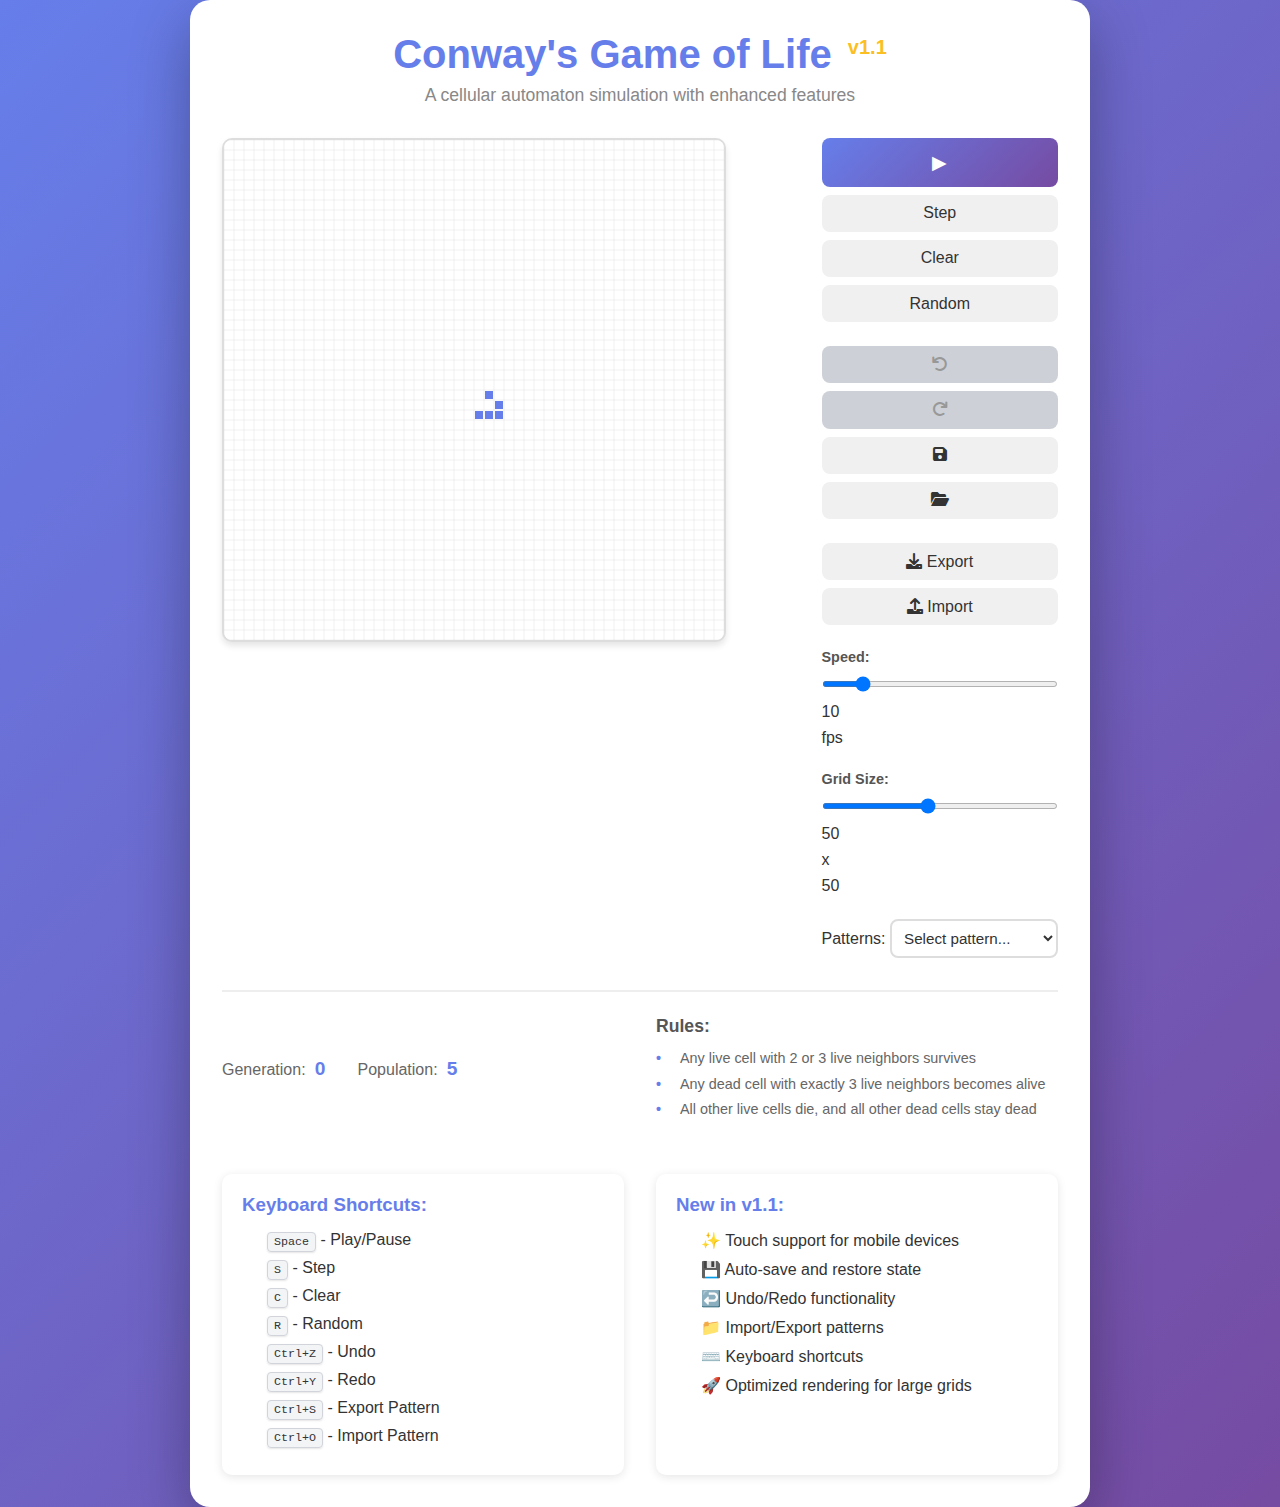
<file: index.html>
<!DOCTYPE html>
<html lang="en">
<head>
    <meta charset="UTF-8">
    <meta name="viewport" content="width=device-width, initial-scale=1.0">
    <title>Conway's Game of Life v1.1</title>
    <link rel="stylesheet" href="src/styles.css">
    <link rel="stylesheet" href="https://cdnjs.cloudflare.com/ajax/libs/font-awesome/6.0.0/css/all.min.css">
</head>
<body>
    <div class="container">
        <header>
            <h1>Conway's Game of Life <span class="version">v1.1</span></h1>
            <p class="subtitle">A cellular automaton simulation with enhanced features</p>
        </header>
        
        <div class="game-container">
            <canvas id="gameCanvas"></canvas>
            
            <div class="controls">
                <div class="control-group">
                    <button id="playPauseBtn" class="btn btn-primary" title="Play/Pause (Space)">
                        <span class="play-icon">▶</span>
                        <span class="pause-icon" style="display:none;">⏸</span>
                    </button>
                    <button id="stepBtn" class="btn" title="Step (S)">Step</button>
                    <button id="clearBtn" class="btn" title="Clear (C)">Clear</button>
                    <button id="randomBtn" class="btn" title="Random (R)">Random</button>
                </div>
                
                <div class="control-group">
                    <button id="undoBtn" class="btn" title="Undo (Ctrl+Z)" disabled>
                        <i class="fas fa-undo"></i>
                    </button>
                    <button id="redoBtn" class="btn" title="Redo (Ctrl+Y)" disabled>
                        <i class="fas fa-redo"></i>
                    </button>
                    <button id="saveBtn" class="btn" title="Save State">
                        <i class="fas fa-save"></i>
                    </button>
                    <button id="loadBtn" class="btn" title="Load State">
                        <i class="fas fa-folder-open"></i>
                    </button>
                </div>
                
                <div class="control-group">
                    <button id="exportBtn" class="btn" title="Export Pattern (Ctrl+S)">
                        <i class="fas fa-download"></i> Export
                    </button>
                    <button id="importBtn" class="btn" title="Import Pattern (Ctrl+O)">
                        <i class="fas fa-upload"></i> Import
                    </button>
                </div>
                
                <div class="control-group">
                    <label for="speedSlider">Speed:</label>
                    <input type="range" id="speedSlider" min="1" max="60" value="10">
                    <span id="speedValue">10</span> fps
                </div>
                
                <div class="control-group">
                    <label for="gridSizeSlider">Grid Size:</label>
                    <input type="range" id="gridSizeSlider" min="10" max="100" value="50">
                    <span id="gridSizeValue">50</span> x <span id="gridSizeValue2">50</span>
                </div>
                
                <div class="patterns">
                    <label>Patterns:</label>
                    <select id="patternSelect">
                        <option value="">Select pattern...</option>
                        <option value="glider">Glider</option>
                        <option value="blinker">Blinker</option>
                        <option value="toad">Toad</option>
                        <option value="beacon">Beacon</option>
                        <option value="pulsar">Pulsar</option>
                        <option value="pentadecathlon">Pentadecathlon</option>
                        <option value="glider-gun">Gosper Glider Gun</option>
                    </select>
                </div>
            </div>
        </div>
        
        <div class="info">
            <div class="stats">
                <span>Generation: <strong id="generation">0</strong></span>
                <span>Population: <strong id="population">0</strong></span>
            </div>
            
            <div class="rules">
                <h3>Rules:</h3>
                <ul>
                    <li>Any live cell with 2 or 3 live neighbors survives</li>
                    <li>Any dead cell with exactly 3 live neighbors becomes alive</li>
                    <li>All other live cells die, and all other dead cells stay dead</li>
                </ul>
            </div>
            
            <div class="keyboard-shortcuts">
                <h3>Keyboard Shortcuts:</h3>
                <ul>
                    <li><kbd>Space</kbd> - Play/Pause</li>
                    <li><kbd>S</kbd> - Step</li>
                    <li><kbd>C</kbd> - Clear</li>
                    <li><kbd>R</kbd> - Random</li>
                    <li><kbd>Ctrl+Z</kbd> - Undo</li>
                    <li><kbd>Ctrl+Y</kbd> - Redo</li>
                    <li><kbd>Ctrl+S</kbd> - Export Pattern</li>
                    <li><kbd>Ctrl+O</kbd> - Import Pattern</li>
                </ul>
            </div>
            
            <div class="features">
                <h3>New in v1.1:</h3>
                <ul>
                    <li>✨ Touch support for mobile devices</li>
                    <li>💾 Auto-save and restore state</li>
                    <li>↩️ Undo/Redo functionality</li>
                    <li>📁 Import/Export patterns</li>
                    <li>⌨️ Keyboard shortcuts</li>
                    <li>🚀 Optimized rendering for large grids</li>
                </ul>
            </div>
        </div>
    </div>
    
    <script src="src/game.js"></script>
</body>
</html>
</file>
<file: src/styles.css>
/* Reset and base styles */
* {
    margin: 0;
    padding: 0;
    box-sizing: border-box;
}

body {
    font-family: 'Segoe UI', Tahoma, Geneva, Verdana, sans-serif;
    background: linear-gradient(135deg, #667eea 0%, #764ba2 100%);
    min-height: 100vh;
    display: flex;
    justify-content: center;
    align-items: center;
    color: #333;
}

.container {
    background: white;
    border-radius: 20px;
    box-shadow: 0 20px 60px rgba(0, 0, 0, 0.3);
    padding: 2rem;
    max-width: 900px;
    width: 90%;
}

/* Header */
header {
    text-align: center;
    margin-bottom: 2rem;
}

h1 {
    color: #667eea;
    font-size: 2.5rem;
    margin-bottom: 0.5rem;
}

.subtitle {
    color: #888;
    font-size: 1.1rem;
}

/* Game container */
.game-container {
    display: grid;
    grid-template-columns: 1fr auto;
    gap: 2rem;
    margin-bottom: 2rem;
}

#gameCanvas {
    border: 2px solid #ddd;
    border-radius: 10px;
    cursor: crosshair;
    background: white;
    box-shadow: 0 4px 6px rgba(0, 0, 0, 0.1);
}

/* Controls */
.controls {
    display: flex;
    flex-direction: column;
    gap: 1.5rem;
    min-width: 200px;
}

.control-group {
    display: flex;
    flex-direction: column;
    gap: 0.5rem;
}

.control-group label {
    font-weight: 600;
    color: #555;
    font-size: 0.9rem;
}

/* Buttons */
.btn {
    padding: 0.6rem 1.2rem;
    border: none;
    border-radius: 8px;
    background: #f0f0f0;
    color: #333;
    font-size: 1rem;
    cursor: pointer;
    transition: all 0.3s ease;
}

.btn:hover {
    background: #e0e0e0;
    transform: translateY(-2px);
    box-shadow: 0 4px 8px rgba(0, 0, 0, 0.1);
}

.btn:active {
    transform: translateY(0);
}

.btn-primary {
    background: linear-gradient(135deg, #667eea 0%, #764ba2 100%);
    color: white;
    font-size: 1.2rem;
    padding: 0.8rem 1.5rem;
}

.btn-primary:hover {
    background: linear-gradient(135deg, #5a67d8 0%, #6b4199 100%);
}

/* Sliders */
input[type="range"] {
    width: 100%;
    height: 6px;
    border-radius: 3px;
    background: #ddd;
    outline: none;
    margin: 0.5rem 0;
}

input[type="range"]::-webkit-slider-thumb {
    -webkit-appearance: none;
    appearance: none;
    width: 18px;
    height: 18px;
    border-radius: 50%;
    background: linear-gradient(135deg, #667eea 0%, #764ba2 100%);
    cursor: pointer;
}

input[type="range"]::-moz-range-thumb {
    width: 18px;
    height: 18px;
    border-radius: 50%;
    background: linear-gradient(135deg, #667eea 0%, #764ba2 100%);
    cursor: pointer;
}

/* Pattern selector */
select {
    padding: 0.5rem;
    border: 2px solid #ddd;
    border-radius: 8px;
    background: white;
    color: #333;
    font-size: 0.95rem;
    cursor: pointer;
    transition: border-color 0.3s ease;
}

select:hover, select:focus {
    border-color: #667eea;
    outline: none;
}

/* Info section */
.info {
    display: grid;
    grid-template-columns: 1fr 1fr;
    gap: 2rem;
    padding-top: 1.5rem;
    border-top: 2px solid #eee;
}

.stats {
    display: flex;
    gap: 2rem;
    align-items: center;
}

.stats span {
    font-size: 1rem;
    color: #666;
}

.stats strong {
    color: #667eea;
    font-size: 1.2rem;
    margin-left: 0.3rem;
}

.rules h3 {
    color: #555;
    margin-bottom: 0.5rem;
    font-size: 1.1rem;
}

.rules ul {
    list-style: none;
    padding-left: 0;
}

.rules li {
    color: #666;
    padding: 0.3rem 0;
    font-size: 0.9rem;
    position: relative;
    padding-left: 1.5rem;
}

.rules li:before {
    content: "•";
    color: #667eea;
    font-weight: bold;
    position: absolute;
    left: 0;
}

/* Responsive design */
@media (max-width: 768px) {
    .container {
        padding: 1.5rem;
        width: 95%;
    }
    
    .game-container {
        grid-template-columns: 1fr;
    }
    
    .controls {
        flex-direction: row;
        flex-wrap: wrap;
        justify-content: center;
    }
    
    .control-group {
        flex: 1 1 45%;
        min-width: 150px;
    }
    
    .info {
        grid-template-columns: 1fr;
    }
    
    h1 {
        font-size: 2rem;
    }
}

/* Animations */
@keyframes pulse {
    0% {
        transform: scale(1);
    }
    50% {
        transform: scale(1.05);
    }
    100% {
        transform: scale(1);
    }
}

.btn-primary.playing {
    animation: pulse 2s infinite;
}

/* v1.1 New Styles */
.version {
    font-size: 0.5em;
    color: #fbbf24;
    vertical-align: super;
    margin-left: 5px;
}

.keyboard-shortcuts, .features {
    background: white;
    border-radius: 10px;
    padding: 20px;
    margin-top: 20px;
    box-shadow: 0 2px 10px rgba(0, 0, 0, 0.1);
}

.keyboard-shortcuts h3, .features h3 {
    color: #667eea;
    margin-bottom: 15px;
}

.keyboard-shortcuts ul, .features ul {
    list-style: none;
    padding-left: 0;
}

.keyboard-shortcuts li, .features li {
    margin: 10px 0;
    padding-left: 25px;
    position: relative;
}

kbd {
    background: #f3f4f6;
    border: 1px solid #d1d5db;
    border-radius: 4px;
    padding: 2px 6px;
    font-family: monospace;
    font-size: 0.9em;
    box-shadow: 0 1px 2px rgba(0, 0, 0, 0.1);
}

/* Disabled button styles */
.btn:disabled {
    opacity: 0.5;
    cursor: not-allowed;
    background: #9ca3af;
}

.btn:disabled:hover {
    transform: none;
    background: #9ca3af;
}

/* Touch device optimizations */
@media (hover: none) and (pointer: coarse) {
    .btn {
        min-width: 60px;
        min-height: 44px;
        font-size: 16px;
    }
    
    input[type="range"] {
        min-height: 44px;
    }
}

/* Enhanced mobile responsive v1.1 */
@media (max-width: 768px) {
    .keyboard-shortcuts {
        display: none;
    }
    
    .features {
        font-size: 0.9em;
    }
}
</file>
